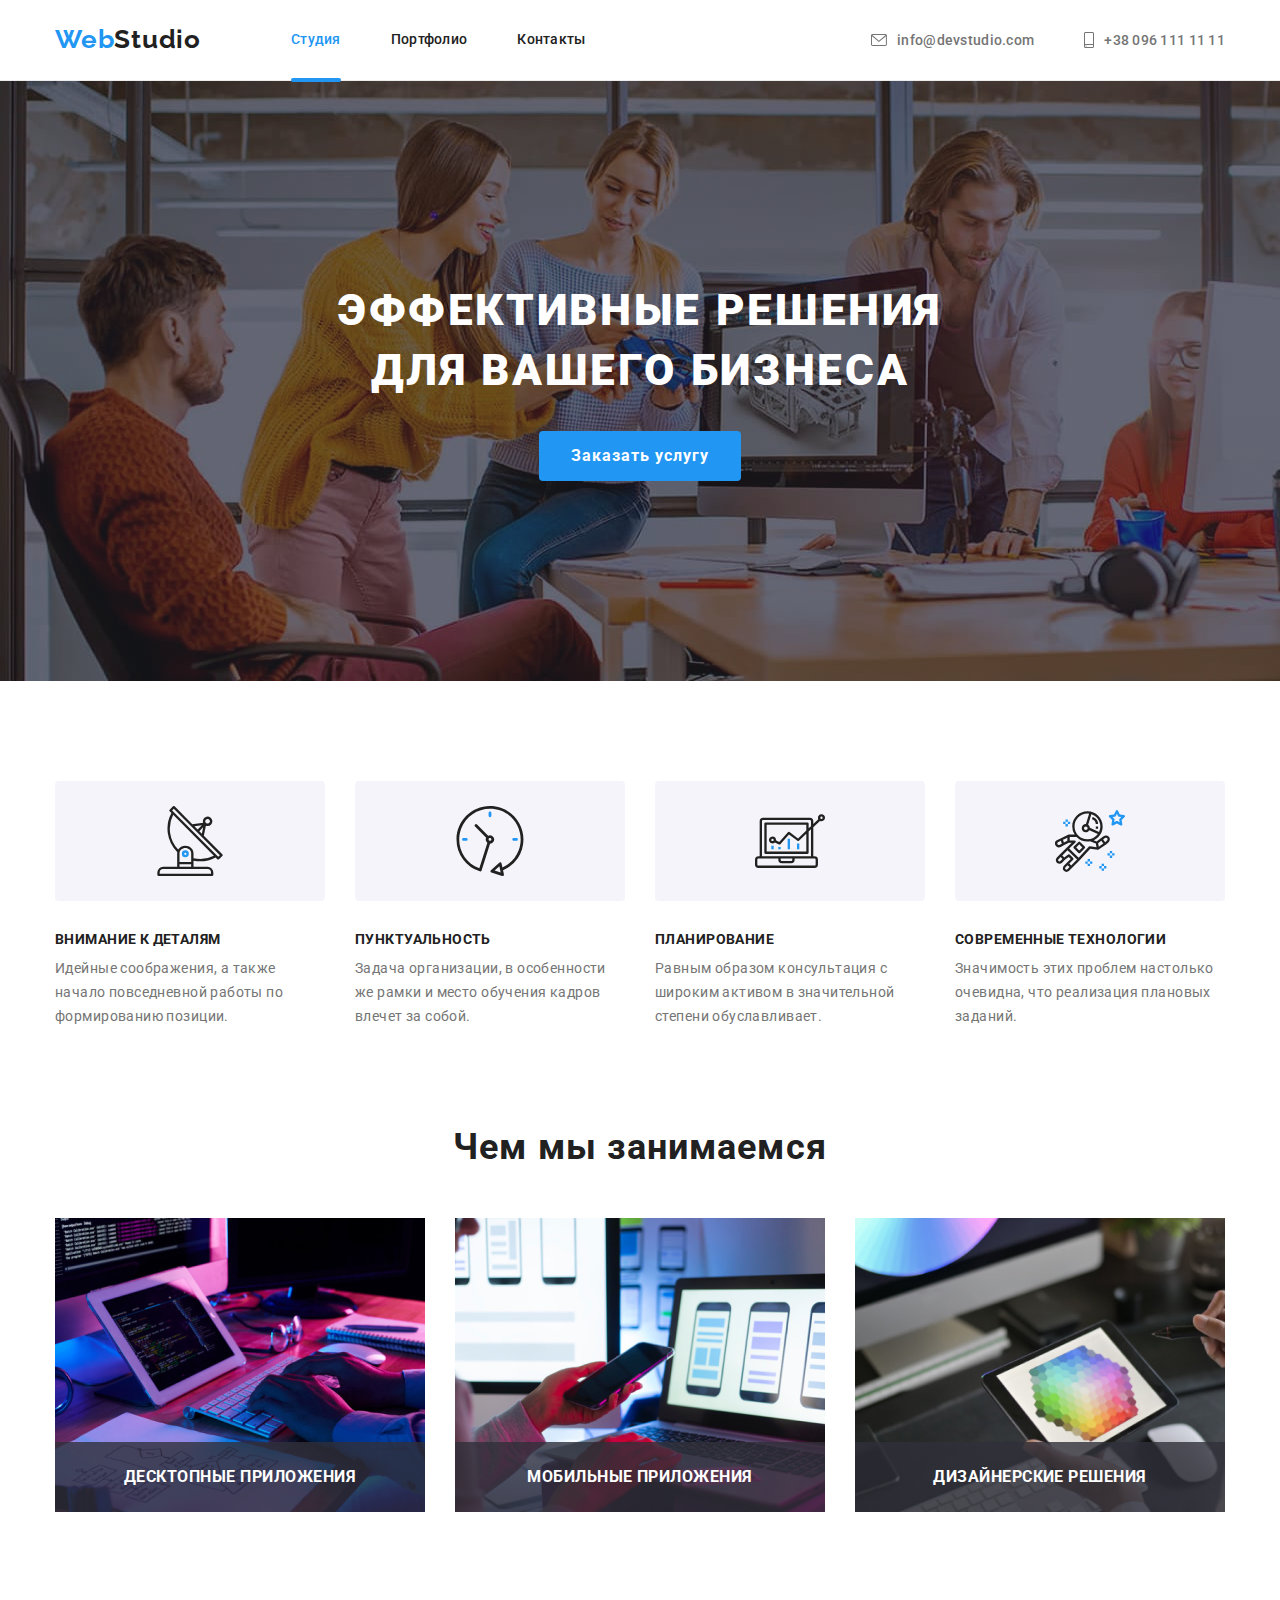
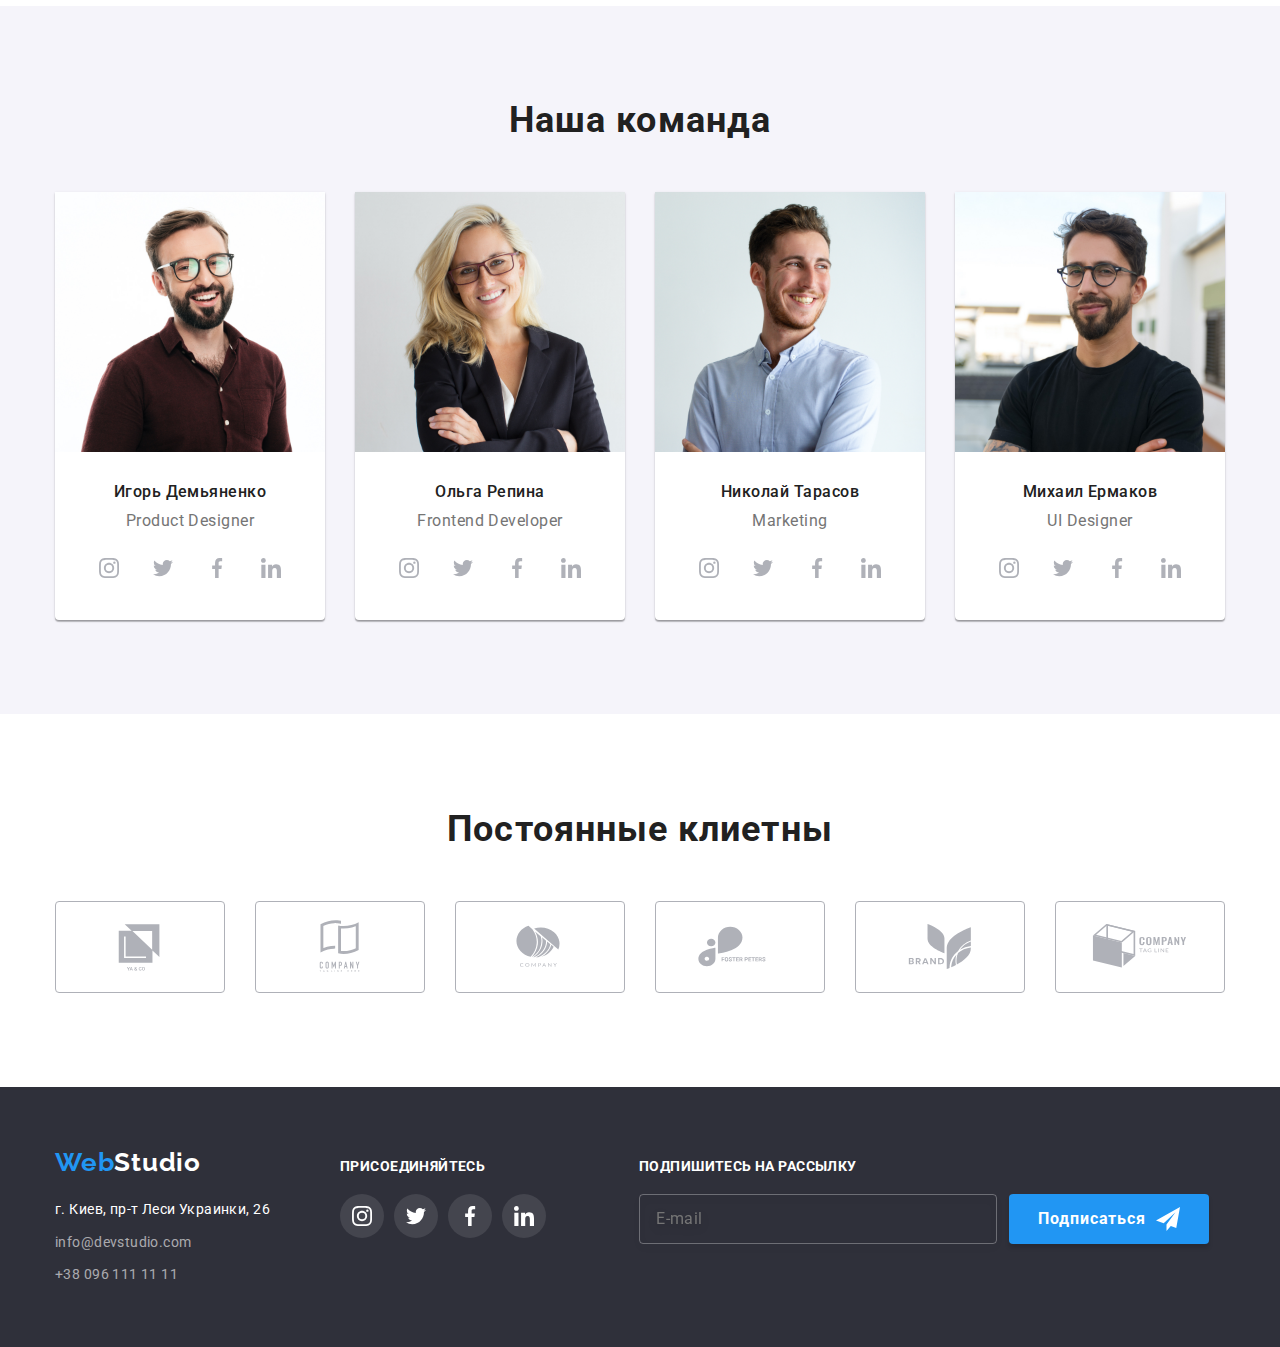
<file: index.html>
<!DOCTYPE html>
<html lang="ru">
  <head>
    <meta charset="UTF-8" />
    <meta http-equiv="X-UA-Compatible" content="IE=edge" />
    <meta name="viewport" content="width=device-width, initial-scale=1.0" />
    <title>WebStudio</title>
    <link rel="preconnect" href="https://fonts.googleapis.com" />
    <link rel="preconnect" href="https://fonts.gstatic.com" crossorigin />
    <link
      href="https://fonts.googleapis.com/css2?family=Raleway:wght@700&family=Roboto:wght@400;500;700;900&display=swap"
      rel="stylesheet"
    />
    <link
      rel="stylesheet"
      href="https://cdnjs.cloudflare.com/ajax/libs/modern-normalize/1.1.0/modern-normalize.min.css"
    />
    <link rel="stylesheet" href="./css/styles.css" />
  </head>

  <body>
    <!-- Header -->

    <header class="page-header">
      <nav>
        <div class="container">
          <a class="page-logo" href="./index.html"
            >Web<span class="logo-black">Studio</span>
          </a>
          <ul class="site-nav">
            <li>
              <a class="link-active" href="./index.html">Студия</a>
            </li>
            <li><a class="link" href="./portfolio.html">Портфолио</a></li>
            <li><a class="link" href="">Контакты</a></li>
          </ul>
          <ul class="contact">
            <li class="address-list">
              <a class="header-address-link" href="mailto:info@devstudio.com">
                <svg class="nav-mail" width="16px" height="12px">
                  <use
                    href="./images/icon/symbol-defs-main.svg#icon-envelope-hovermail"
                  ></use>
                </svg>
                info@devstudio.com
              </a>
            </li>
            <li class="address-list">
              <a class="header-address-link" href="tel:+380961111111">
                <svg class="nav-phone" width="10" height="16">
                  <use
                    href="./images/icon/symbol-defs-main.svg#icon-smartphonephone"
                  ></use>
                </svg>
                +38 096 111 11 11
              </a>
            </li>
          </ul>
        </div>
      </nav>
    </header>

    <main>
      <!-- Решения бизнеса -->
      <section class="solutions-section">
        <div class="container solution-block">
          <h1 class="solution-text">Эффективные решения для вашего бизнеса</h1>
          <button class="button solution" type="button" data-modal-open>
            Заказать услугу
          </button>
        </div>
        <div class="backdrop is-hidden" data-modal>
          <div class="modal">
            <form class="modal-form">
              <h2>Оставьте свои данные, мы вам перезвоним</h2>
              <ul class="form-list">
                <li class="form-field">
                  <label class="form-label" for="name">Имя</label>
                  <input
                    type="text"
                    class="modal-input"
                    name="name"
                    id="name"
                    placeholder=" "
                  />
                  <svg class="icon-modal" width="18" height="18">
                    <use
                      href="./images/icon/symbol-defs-main.svg#icon-person-black-18dp-1"
                    ></use>
                  </svg>
                </li>
                <li class="form-field">
                  <label class="form-label" for="phone">Телефон</label>
                  <input
                    type="tel"
                    class="modal-input"
                    name="phone"
                    id="phone"
                    placeholder=" "
                  />
                  <svg class="icon-modal" width="18" height="18">
                    <use
                      href="./images/icon/symbol-defs-main.svg#icon-phone-black-18dp-1"
                    ></use>
                  </svg>
                </li>
                <li class="form-field">
                  <label class="form-label" for="mail">Почта</label>
                  <input
                    type="email"
                    class="modal-input"
                    name="mail"
                    id="mail"
                    placeholder=" "
                  />
                  <svg class="icon-modal" width="18" height="18">
                    <use
                      href="./images/icon/symbol-defs-main.svg#icon-email-black-18dp-1"
                    ></use>
                  </svg>
                </li>
                <li class="form-field">
                  <label class="form-label" for="comment">Комментарий</label>
                  <textarea
                    class="comment"
                    name="comment"
                    rows="8"
                    id="comment"
                    placeholder="Введите текст"
                  ></textarea>
                </li>

                <li class="form-field">
                  <label class="policy-label">
                    <input
                      type="checkbox"
                      class="checkbox"
                      name="policy"
                      value="true"
                    />
                    <svg class="icon-modal-checkbox" width="16" height="15">
                      <use
                        href="./images/icon/symbol-defs-main.svg#icon-icon-check"
                      ></use>
                    </svg>
                    <span class="policy-text"
                      >Соглашаюсь с рассылкой и принимаю</span
                    >
                    <a href="" class="policy-link">Условия договора</a>
                  </label>
                </li>
              </ul>
              <button type="submit" class="modal-button-submit">
                Отправить
              </button>
            </form>
            <button class="modal-button" type="button" data-modal-close>
              <svg class="modal-close-icon" width="18" height="18">
                <use
                  href="./images/icon/symbol-defs-main.svg#icon-close-black-18dp-2-1"
                ></use>
              </svg>
            </button>
          </div>
        </div>
      </section>

      <!-- Особенности -->

      <section class="features-section">
        <div class="container">
          <h2 class="features">Особенности</h2>
          <ul class="features-set">
            <li class="features-list">
              <div class="features-svg">
                <svg class="features-icon" width="70" height="70">
                  <use
                    href="./images/icon/symbol-defs-main.svg#icon-antenna-1-3"
                  ></use>
                </svg>
              </div>
              <h3 class="features-title">Внимание к деталям</h3>
              <p class="featurestitle-text">
                Идейные соображения, а также начало повседневной работы по
                формированию позиции.
              </p>
            </li>
            <li class="features-list">
              <div class="features-svg">
                <svg class="features-icon" width="70" height="70">
                  <use
                    href="./images/icon/symbol-defs-main.svg#icon-clock-1-3"
                  ></use>
                </svg>
              </div>
              <h3 class="features-title">Пунктуальность</h3>
              <p class="featurestitle-text">
                Задача организации, в особенности же рамки и место обучения
                кадров влечет за собой.
              </p>
            </li>
            <li class="features-list">
              <div class="features-svg">
                <svg class="features-icon" width="70" height="70">
                  <use
                    href="./images/icon/symbol-defs-main.svg#icon-diagram-1-3"
                  ></use>
                </svg>
              </div>
              <h3 class="features-title">Планирование</h3>
              <p class="featurestitle-text">
                Равным образом консультация с широким активом в значительной
                степени обуславливает.
              </p>
            </li>
            <li class="features-list">
              <div class="features-svg">
                <svg class="features-icon" width="70" height="70">
                  <use
                    href="./images/icon/symbol-defs-main.svg#icon-astronaut-1-3"
                  ></use>
                </svg>
              </div>
              <h3 class="features-title">Современные технологии</h3>
              <p class="featurestitle-text">
                Значимость этих проблем настолько очевидна, что реализация
                плановых заданий.
              </p>
            </li>
          </ul>
        </div>
      </section>

      <!-- Деятельность -->

      <section class="activity-section">
        <div class="container">
          <h2 class="activity">Чем мы занимаемся</h2>
          <ul class="activity-img">
            <li>
              <div class="thumb">
                <img src="./images/img.jpg" alt="Пишем код" width="370" />
                <div class="activity-thumb">
                  <p class="activity-p">Десктопные приложения</p>
                </div>
              </div>
            </li>
            <li>
              <div class="thumb">
                <img src="./images/img-2.jpg" alt="Адаптируем" width="370" />
                <div class="activity-thumb">
                  <p class="activity-p">Мобильные приложения</p>
                </div>
              </div>
            </li>
            <li>
              <div class="thumb">
                <img src="./images/img-3.jpg" alt="Обновляем" width="370" />
                <div class="activity-thumb">
                  <p class="activity-p">Дизайнерские решения</p>
                </div>
              </div>
            </li>
          </ul>
        </div>
      </section>

      <!-- Команда -->

      <section class="team-section">
        <div class="container">
          <h2 class="team">Наша команда</h2>
          <ul class="team-members">
            <li class="main-member-list">
              <img
                class="photo-t"
                src="./images/igor.jpg"
                alt="Игорь"
                width="270"
              />
              <div class="name-pos">
                <h3 class="member-name">Игорь Демьяненко</h3>
                <p class="member-pos">Product Designer</p>
                <ul class="member-list">
                  <li class="member-list-item">
                    <a href="#" class="social-button-member">
                      <svg class="svg-member-icon" width="20" height="20">
                        <use
                          href="./images/icon/symbol-defs-main.svg#icon-instagram-2-2"
                        ></use>
                      </svg>
                    </a>
                  </li>
                  <li class="member-list-item">
                    <a href="#" class="social-button-member">
                      <svg class="svg-member-icon" width="20" height="20">
                        <use
                          href="./images/icon/symbol-defs-main.svg#icon-twitter-1-2"
                        ></use>
                      </svg>
                    </a>
                  </li>
                  <li class="member-list-item">
                    <a href="#" class="social-button-member">
                      <svg class="svg-member-icon" width="20" height="20">
                        <use
                          href="./images/icon/symbol-defs-main.svg#icon-facebook-1-2"
                        ></use>
                      </svg>
                    </a>
                  </li>
                  <li class="member-list-item">
                    <a href="#" class="social-button-member">
                      <svg class="svg-member-icon" width="20" height="20">
                        <use
                          href="./images/icon/symbol-defs-main.svg#icon-linkedin-1-2"
                        ></use>
                      </svg>
                    </a>
                  </li>
                </ul>
              </div>
            </li>
            <li class="main-member-list">
              <img
                class="photo-t"
                src="./images/olga.jpg"
                alt="Ольга"
                width="270"
              />
              <div class="name-pos">
                <h3 class="member-name">Ольга Репина</h3>
                <p class="member-pos">Frontend Developer</p>
                <ul class="member-list">
                  <li class="member-list-item">
                    <a href="#" class="social-button-member">
                      <svg class="svg-member-icon" width="20" height="20">
                        <use
                          href="./images/icon/symbol-defs-main.svg#icon-instagram-2-2"
                        ></use>
                      </svg>
                    </a>
                  </li>
                  <li class="member-list-item">
                    <a href="#" class="social-button-member">
                      <svg class="svg-member-icon" width="20" height="20">
                        <use
                          href="./images/icon/symbol-defs-main.svg#icon-twitter-1-2"
                        ></use>
                      </svg>
                    </a>
                  </li>
                  <li class="member-list-item">
                    <a href="#" class="social-button-member">
                      <svg class="svg-member-icon" width="20" height="20">
                        <use
                          href="./images/icon/symbol-defs-main.svg#icon-facebook-1-2"
                        ></use>
                      </svg>
                    </a>
                  </li>
                  <li class="member-list-item">
                    <a href="#" class="social-button-member">
                      <svg class="svg-member-icon" width="20" height="20">
                        <use
                          href="./images/icon/symbol-defs-main.svg#icon-linkedin-1-2"
                        ></use>
                      </svg>
                    </a>
                  </li>
                </ul>
              </div>
            </li>
            <li class="main-member-list">
              <img
                class="photo-t"
                src="./images/kolya.jpg"
                alt="Николай"
                width="270"
              />
              <div class="name-pos">
                <h3 class="member-name">Николай Тарасов</h3>
                <p class="member-pos">Marketing</p>
                <ul class="member-list">
                  <li class="member-list-item">
                    <a href="#" class="social-button-member">
                      <svg class="svg-member-icon" width="20" height="20">
                        <use
                          href="./images/icon/symbol-defs-main.svg#icon-instagram-2-2"
                        ></use>
                      </svg>
                    </a>
                  </li>
                  <li class="member-list-item">
                    <a href="#" class="social-button-member">
                      <svg class="svg-member-icon" width="20" height="20">
                        <use
                          href="./images/icon/symbol-defs-main.svg#icon-twitter-1-2"
                        ></use>
                      </svg>
                    </a>
                  </li>
                  <li class="member-list-item">
                    <a href="#" class="social-button-member">
                      <svg class="svg-member-icon" width="20" height="20">
                        <use
                          href="./images/icon/symbol-defs-main.svg#icon-facebook-1-2"
                        ></use>
                      </svg>
                    </a>
                  </li>
                  <li class="member-list-item">
                    <a href="#" class="social-button-member">
                      <svg class="svg-member-icon" width="20" height="20">
                        <use
                          href="./images/icon/symbol-defs-main.svg#icon-linkedin-1-2"
                        ></use>
                      </svg>
                    </a>
                  </li>
                </ul>
              </div>
            </li>
            <li class="main-member-list">
              <img
                class="photo-t"
                src="./images//misha.jpg"
                alt="Михаил"
                width="270"
              />
              <div class="name-pos">
                <h3 class="member-name">Михаил Ермаков</h3>
                <p class="member-pos">UI Designer</p>
                <ul class="member-list">
                  <li class="member-list-item">
                    <a href="#" class="social-button-member">
                      <svg class="svg-member-icon" width="20" height="20">
                        <use
                          href="./images/icon/symbol-defs-main.svg#icon-instagram-2-2"
                        ></use>
                      </svg>
                    </a>
                  </li>
                  <li class="member-list-item">
                    <a href="#" class="social-button-member">
                      <svg class="svg-member-icon" width="20" height="20">
                        <use
                          href="./images/icon/symbol-defs-main.svg#icon-twitter-1-2"
                        ></use>
                      </svg>
                    </a>
                  </li>
                  <li class="member-list-item">
                    <a href="#" class="social-button-member">
                      <svg class="svg-member-icon" width="20" height="20">
                        <use
                          href="./images/icon/symbol-defs-main.svg#icon-facebook-1-2"
                        ></use>
                      </svg>
                    </a>
                  </li>
                  <li class="member-list-item">
                    <a href="#" class="social-button-member">
                      <svg class="svg-member-icon" width="20" height="20">
                        <use
                          href="./images/icon/symbol-defs-main.svg#icon-linkedin-1-2"
                        ></use>
                      </svg>
                    </a>
                  </li>
                </ul>
              </div>
            </li>
          </ul>
        </div>
      </section>

      <!--Постоянные клиенты-->
      <section class="clients-sect">
        <div class="container">
          <h1>Постоянные клиетны</h1>
          <ul class="clients-list">
            <li class="list-item">
              <a href="#" class="clients-list-item">
                <svg class="clients-icon" width="106" height="60">
                  <use
                    href="./images/icon/symbol-defs-main.svg#icon-Logo"
                  ></use>
                </svg>
              </a>
            </li>

            <li class="list-item">
              <a href="#" class="clients-list-item">
                <svg class="clients-icon" width="106" height="60">
                  <use
                    href="./images/icon/symbol-defs-main.svg#icon-Logo2"
                  ></use>
                </svg>
              </a>
            </li>
            <li class="list-item">
              <a href="#" class="clients-list-item">
                <svg class="clients-icon" width="106" height="60">
                  <use
                    href="./images/icon/symbol-defs-main.svg#icon-Logo3"
                  ></use>
                </svg>
              </a>
            </li>
            <li class="list-item">
              <a href="#" class="clients-list-item">
                <svg class="clients-icon" width="84" height="41">
                  <use
                    href="./images/icon/symbol-defs-main.svg#icon-group4"
                  ></use>
                </svg>
              </a>
            </li>
            <li class="list-item">
              <a href="#" class="clients-list-item">
                <svg class="clients-icon" width="106" height="60">
                  <use
                    href="./images/icon/symbol-defs-main.svg#icon-Logo5"
                  ></use>
                </svg>
              </a>
            </li>
            <li class="list-item">
              <a href="#" class="clients-list-item">
                <svg class="clients-icon" width="106" height="60">
                  <use
                    href="./images/icon/symbol-defs-main.svg#icon-Logo6"
                  ></use>
                </svg>
              </a>
            </li>
          </ul>
        </div>
      </section>
    </main>

    <!-- Футер -->
    <footer class="page-footer">
      <div class="main-footer-cont container">
        <div class="logo-footer-container">
          <a href="./index.html" class="page-footer-logo"
            >Web<span class="footer-whitelogo">Studio</span></a
          >
          <address class="address-footer">
            <ul class="footer-block">
              <li>
                <a class="footer-map-link" href="https://bit.ly/3pXMvUd"
                  >г. Киев, пр-т Леси Украинки, 26</a
                >
              </li>
              <li>
                <a class="footer-address-link" href="mailto:info@devstudio.com"
                  >info@devstudio.com</a
                >
              </li>
              <li>
                <a class="footer-address-link" href="tel:+380961111111"
                  >+38 096 111 11 11</a
                >
              </li>
            </ul>
          </address>
        </div>
        <div class="footer-social">
          <h3>Присоединяйтесь</h3>
          <ul class="footer-link">
            <li class="footer-link-list">
              <a href="#" class="social-button">
                <svg class="svg-icon" width="20" height="20">
                  <use
                    href="./images/icon/symbol-defs-main.svg#icon-instagram-2-2"
                  ></use>
                </svg>
              </a>
            </li>
            <li class="footer-link-list">
              <a href="#" class="social-button">
                <svg class="svg-icon" width="20" height="20">
                  <use
                    href="./images/icon/symbol-defs-main.svg#icon-twitter-1-2"
                  ></use>
                </svg>
              </a>
            </li>
            <li class="footer-link-list">
              <a href="#" class="social-button">
                <svg class="svg-icon" width="20" height="20">
                  <use
                    href="./images/icon/symbol-defs-main.svg#icon-facebook-1-2"
                  ></use>
                </svg>
              </a>
            </li>
            <li class="footer-link-list">
              <a href="#" class="social-button">
                <svg class="svg-icon" width="20" height="20">
                  <use
                    href="./images/icon/symbol-defs-main.svg#icon-linkedin-1-2"
                  ></use>
                </svg>
              </a>
            </li>
          </ul>
        </div>
        <div class="destribution">
          <h3>Подпишитесь на рассылку</h3>
          <form class="footer-form">
            <input
              class="footer-input"
              type="email"
              name="email"
              placeholder="E-mail"
            />
            <button type="submit" class="destrib-button">
              Подписаться
              <svg width="24" height="24" class="destrib-button-icon">
                <use
                  href="./images/icon/symbol-defs-main.svg#icon-icon-sendtelegram"
                ></use>
              </svg>
            </button>
          </form>
        </div>
      </div>
    </footer>
    <script src="./js/modal.js"></script>
  </body>
</html>
</file>
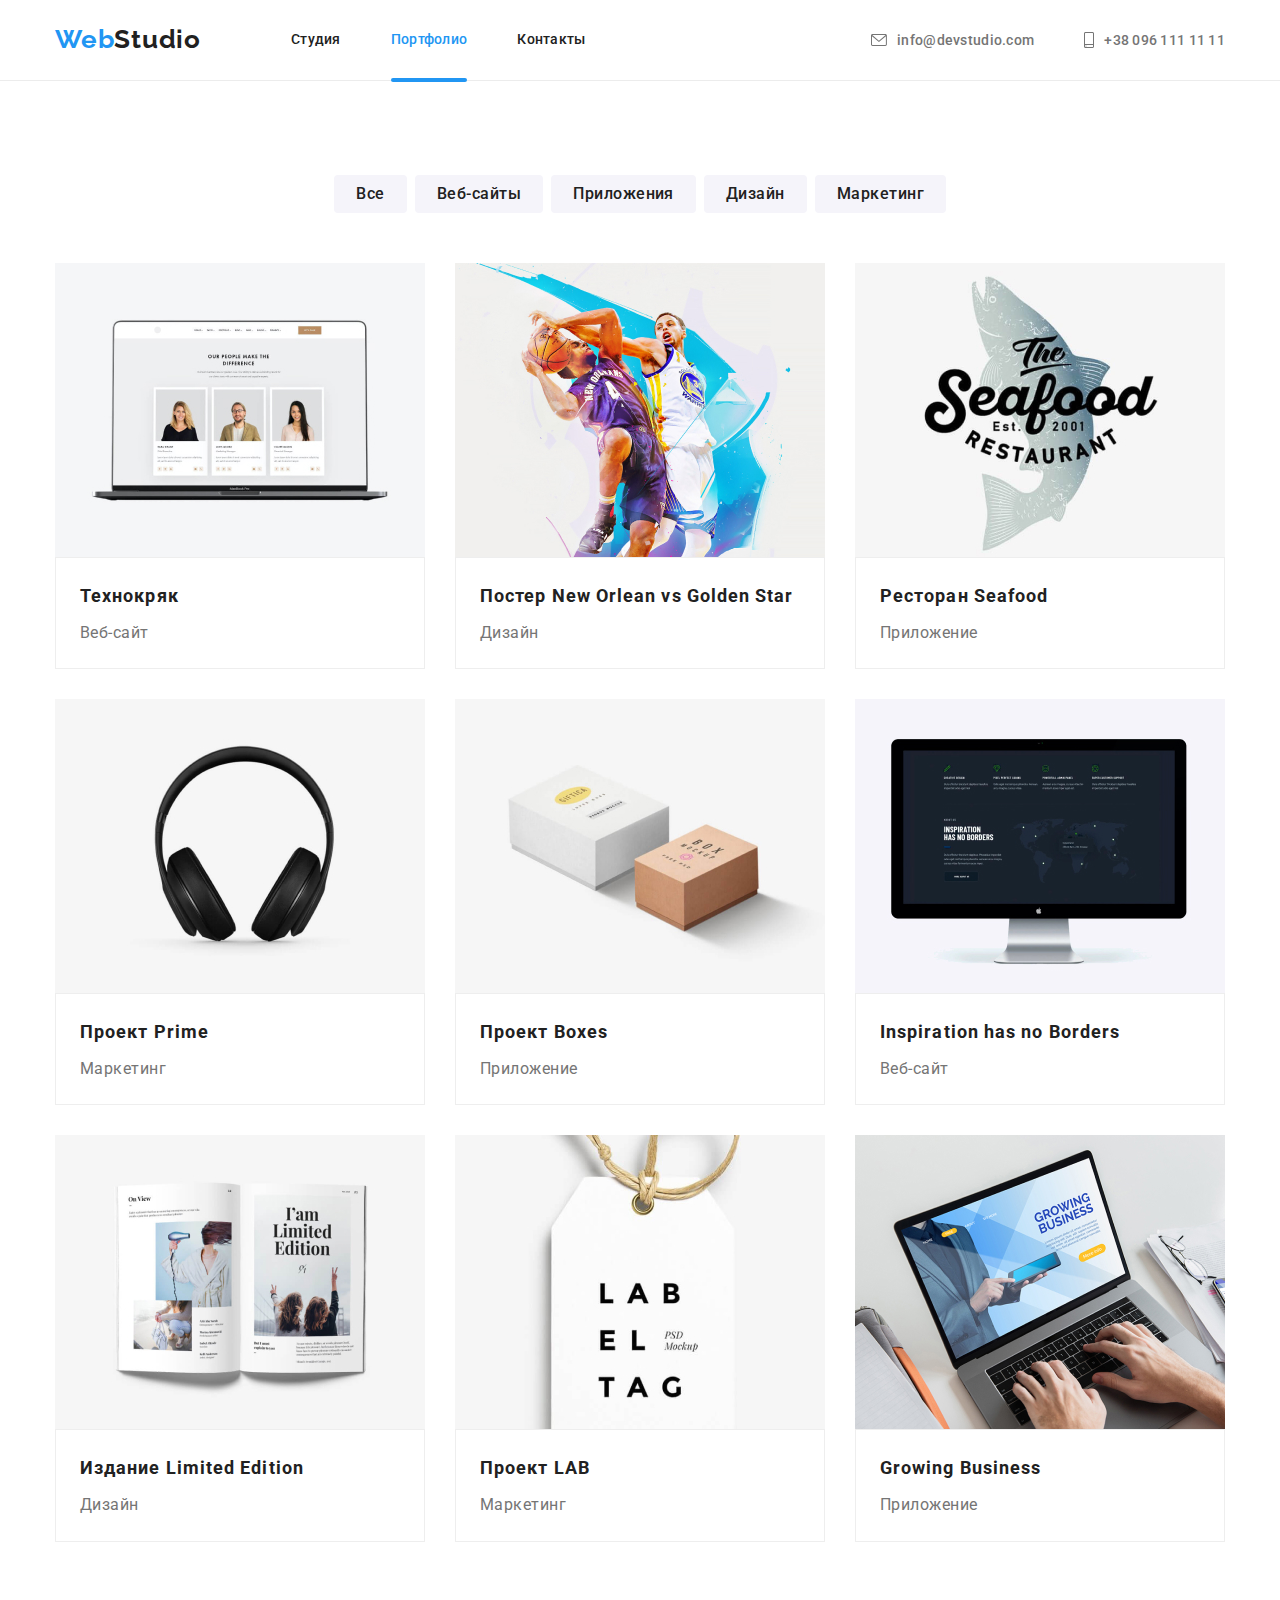
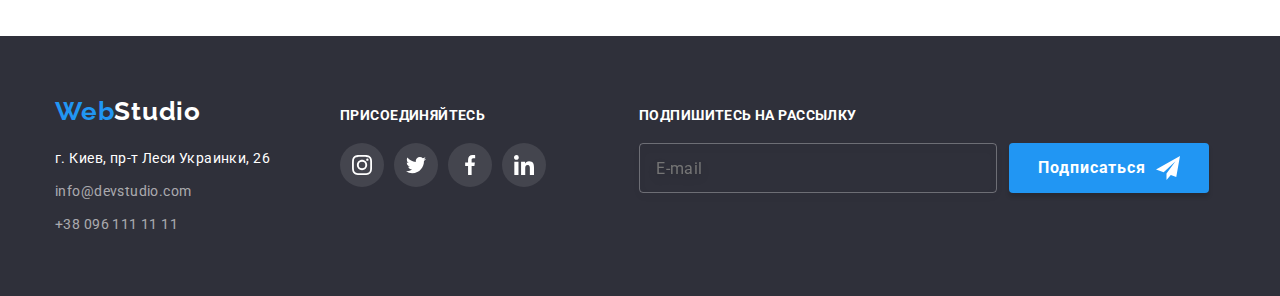
<file: portfolio.html>
<!DOCTYPE html>
<html lang="ru">
  <head>
    <meta charset="UTF-8" />
    <meta http-equiv="X-UA-Compatible" content="IE=edge" />
    <meta name="viewport" content="width=device-width, initial-scale=1.0" />
    <title>WebStudio</title>
    <link rel="preconnect" href="https://fonts.googleapis.com" />
    <link rel="preconnect" href="https://fonts.gstatic.com" crossorigin />
    <link
      href="https://fonts.googleapis.com/css2?family=Raleway:wght@700&family=Roboto:wght@400;500;700;900&display=swap"
      rel="stylesheet"
    />
    <link
      rel="stylesheet"
      href="https://cdnjs.cloudflare.com/ajax/libs/modern-normalize/1.1.0/modern-normalize.min.css"
    />
    <link rel="stylesheet" href="./css/styles.css" />
  </head>

  <body>
    <!-- Header -->
    <header class="page-header">
      <nav>
        <div class="container">
          <a class="page-logo" href="./index.html"
            >Web<span class="logo-black">Studio</span>
          </a>
          <ul class="site-nav">
            <li><a class="link" href="./index.html">Студия</a></li>
            <li>
              <a class="link-active" href="./portfolio.html">Портфолио</a>
            </li>
            <li><a class="link" href="">Контакты</a></li>
          </ul>
          <ul class="contact">
            <li class="address-list">
              <a class="header-address-link" href="mailto:info@devstudio.com">
                <svg class="nav-mail" width="16px" height="12px">
                  <use
                    href="./images/icon/symbol-defs-main.svg#icon-envelope-hovermail"
                  ></use>
                </svg>
                info@devstudio.com
              </a>
            </li>
            <li class="address-list">
              <a class="header-address-link" href="tel:+380961111111">
                <svg class="nav-phone" width="10" height="16">
                  <use
                    href="./images/icon/symbol-defs-main.svg#icon-smartphonephone"
                  ></use>
                </svg>
                +38 096 111 11 11
              </a>
            </li>
          </ul>
        </div>
      </nav>
    </header>

    <main>
      <section class="worklist-sect">
        <h1 class="worklist">Наши работы</h1>
        <div class="container">
          <ul class="button-panel">
            <li>
              <button type="button" class="button-secondary">Все</button>
            </li>
            <li>
              <button type="button" class="button-secondary">Веб-сайты</button>
            </li>
            <li>
              <button type="button" class="button-secondary">Приложения</button>
            </li>
            <li>
              <button type="button" class="button-secondary">Дизайн</button>
            </li>
            <li>
              <button type="button" class="button-secondary">Маркетинг</button>
            </li>
          </ul>
          <ul class="photo-list">
            <li class="portf-link">
              <a href="" class="img-box">
                <div class="portf-thumb">
                  <img src="./images/img-8.jpg" alt="Ноутбук" width="370" />
                  <div class="portf-thumb-hov">
                    <p class="portf-p">
                      Ресурс предлагает комплексные предложения с разным уровнем
                      функционала и сервисов. Все это позволит посетителю
                      получить исчерпывающие сведения <br />
                      о компании или частном лице.
                    </p>
                  </div>
                </div>
                <div class="ph-bord">
                  <h2 class="title">Технокряк</h2>
                  <p class="title-text">Веб-сайт</p>
                </div>
              </a>
            </li>
            <li class="portf-link">
              <a href="" class="img-box">
                <div class="portf-thumb">
                  <img
                    src="./images/img-9.jpg"
                    alt="баскетбольная игра"
                    width="370"
                  />
                  <div class="portf-thumb-hov">
                    <p class="portf-p">
                      Ресурс предлагает комплексные предложения с разным уровнем
                      функционала и сервисов. Все это позволит посетителю
                      получить исчерпывающие сведения <br />
                      о компании или частном лице.
                    </p>
                  </div>
                </div>
                <div class="ph-bord">
                  <h2 class="title">Постер New Orlean vs Golden Star</h2>
                  <p class="title-text">Дизайн</p>
                </div>
              </a>
            </li>
            <li class="portf-link">
              <a href="" class="img-box">
                <div class="portf-thumb">
                  <img
                    src="./images/img-10.jpg"
                    alt="лого ресторана"
                    width="370"
                  />
                  <div class="portf-thumb-hov">
                    <p class="portf-p">
                      Ресурс предлагает комплексные предложения с разным уровнем
                      функционала и сервисов. Все это позволит посетителю
                      получить исчерпывающие сведения <br />
                      о компании или частном лице.
                    </p>
                  </div>
                </div>
                <div class="ph-bord">
                  <h2 class="title">Ресторан Seafood</h2>
                  <p class="title-text">Приложение</p>
                </div>
              </a>
            </li>
            <li class="portf-link">
              <a href="" class="img-box">
                <div class="portf-thumb">
                  <img src="./images/img-11.jpg" alt="наушники" width="370" />
                  <div class="portf-thumb-hov">
                    <p class="portf-p">
                      Ресурс предлагает комплексные предложения с разным уровнем
                      функционала и сервисов. Все это позволит посетителю
                      получить исчерпывающие сведения <br />
                      о компании или частном лице.
                    </p>
                  </div>
                </div>
                <div class="ph-bord">
                  <h2 class="title">Проект Prime</h2>
                  <p class="title-text">Маркетинг</p>
                </div>
              </a>
            </li>
            <li class="portf-link">
              <a href="" class="img-box">
                <div class="portf-thumb">
                  <img src="./images/img-12.jpg" alt="коробки" width="370" />
                  <div class="portf-thumb-hov">
                    <p class="portf-p">
                      Ресурс предлагает комплексные предложения с разным уровнем
                      функционала и сервисов. Все это позволит посетителю
                      получить исчерпывающие сведения <br />
                      о компании или частном лице.
                    </p>
                  </div>
                </div>
                <div class="ph-bord">
                  <h2 class="title">Проект Boxes</h2>
                  <p class="title-text">Приложение</p>
                </div>
              </a>
            </li>
            <li class="portf-link">
              <a href="" class="img-box">
                <div class="portf-thumb">
                  <img src="./images/img-13.jpg" alt="компьютер" width="370" />
                  <div class="portf-thumb-hov">
                    <p class="portf-p">
                      Ресурс предлагает комплексные предложения с разным уровнем
                      функционала и сервисов. Все это позволит посетителю
                      получить исчерпывающие сведения <br />
                      о компании или частном лице.
                    </p>
                  </div>
                </div>
                <div class="ph-bord">
                  <h2 class="title">Inspiration has no Borders</h2>
                  <p class="title-text">Веб-сайт</p>
                </div>
              </a>
            </li>
            <li class="portf-link">
              <a href="" class="img-box">
                <div class="portf-thumb">
                  <img src="./images/img-14.jpg" alt="Журнал" width="370" />
                  <div class="portf-thumb-hov">
                    <p class="portf-p">
                      Ресурс предлагает комплексные предложения с разным уровнем
                      функционала и сервисов. Все это позволит посетителю
                      получить исчерпывающие сведения <br />
                      о компании или частном лице.
                    </p>
                  </div>
                </div>
                <div class="ph-bord">
                  <h2 class="title">Издание Limited Edition</h2>
                  <p class="title-text">Дизайн</p>
                </div>
              </a>
            </li>
            <li class="portf-link">
              <a href="" class="img-box">
                <div class="portf-thumb">
                  <img src="./images/img-15.jpg" alt="Бирка" width="370" />
                  <div class="portf-thumb-hov">
                    <p class="portf-p">
                      Ресурс предлагает комплексные предложения с разным уровнем
                      функционала и сервисов. Все это позволит посетителю
                      получить исчерпывающие сведения <br />
                      о компании или частном лице.
                    </p>
                  </div>
                </div>
                <div class="ph-bord">
                  <h2 class="title">Проект LAB</h2>
                  <p class="title-text">Маркетинг</p>
                </div>
              </a>
            </li>
            <li class="portf-link">
              <a href="" class="img-box">
                <div class="portf-thumb">
                  <img src="./images/img-16.jpg" alt="ноутбук" width="370" />
                  <div class="portf-thumb-hov">
                    <p class="portf-p">
                      Ресурс предлагает комплексные предложения с разным уровнем
                      функционала и сервисов. Все это позволит посетителю
                      получить исчерпывающие сведения <br />
                      о компании или частном лице.
                    </p>
                  </div>
                </div>
                <div class="ph-bord">
                  <h2 class="title">Growing Business</h2>
                  <p class="title-text">Приложение</p>
                </div>
              </a>
            </li>
          </ul>
        </div>
      </section>
    </main>
    <footer class="page-footer">
      <div class="main-footer-cont container">
        <div class="logo-footer-container">
          <a href="./index.html" class="page-footer-logo"
            >Web<span class="footer-whitelogo">Studio</span></a
          >
          <address class="address-footer">
            <ul class="footer-block">
              <li>
                <a class="footer-map-link" href="https://bit.ly/3pXMvUd"
                  >г. Киев, пр-т Леси Украинки, 26</a
                >
              </li>
              <li>
                <a class="footer-address-link" href="mailto:info@devstudio.com"
                  >info@devstudio.com</a
                >
              </li>
              <li>
                <a class="footer-address-link" href="tel:+380961111111"
                  >+38 096 111 11 11</a
                >
              </li>
            </ul>
          </address>
        </div>
        <div class="footer-social">
          <h3>Присоединяйтесь</h3>
          <ul class="footer-link">
            <li class="footer-link-list">
              <a href="#" class="social-button">
                <svg class="svg-icon" width="20" height="20">
                  <use
                    href="./images/icon/symbol-defs-main.svg#icon-instagram-2-2"
                  ></use>
                </svg>
              </a>
            </li>
            <li class="footer-link-list">
              <a href="#" class="social-button">
                <svg class="svg-icon" width="20" height="20">
                  <use
                    href="./images/icon/symbol-defs-main.svg#icon-twitter-1-2"
                  ></use>
                </svg>
              </a>
            </li>
            <li class="footer-link-list">
              <a href="#" class="social-button">
                <svg class="svg-icon" width="20" height="20">
                  <use
                    href="./images/icon/symbol-defs-main.svg#icon-facebook-1-2"
                  ></use>
                </svg>
              </a>
            </li>
            <li class="footer-link-list">
              <a href="#" class="social-button">
                <svg class="svg-icon" width="20" height="20">
                  <use
                    href="./images/icon/symbol-defs-main.svg#icon-linkedin-1-2"
                  ></use>
                </svg>
              </a>
            </li>
          </ul>
        </div>
        <div class="destribution">
          <h3>Подпишитесь на рассылку</h3>
          <form class="footer-form">
            <input
              class="footer-input"
              type="email"
              name="email"
              class="footer-email-form"
              placeholder="E-mail"
            />
            <button type="submit" class="destrib-button">
              Подписаться
              <svg width="24" height="24" class="destrib-button-icon">
                <use
                  href="./images/icon/symbol-defs-main.svg#icon-icon-sendtelegram"
                ></use>
              </svg>
            </button>
          </form>
        </div>
      </div>
    </footer>
  </body>
</html>
</file>
<file: css/styles.css>
:root {
    --primary-color: #757575;
    --secondory-color: #212121;
    --accent-color: #2196F3;
    --white-color: #FFFFFF;
    --background-color: ##E5E5E5;
    --transition: 250ms cubic-bezier(0.4, 0, 0.2, 1);

}

/* BODY */
body {
    font-family: 'Roboto', sans-serif;
    font-weight: 400;
    background-color: var(--background-color);
    font-style: normal;
    text-decoration: none;
    color: var(--white-color);
    margin: auto;
}


h1,
h2,
h3,
h4,
h5,
h6,
p,
ul {
    margin: 0;
}

button {
    font-family: inherit;
}

.container {

    width: 1200px;
    padding-left: 15px;
    padding-right: 15px;
    margin: 0 auto;
}


a {
    text-decoration: none;
}

.site-nav .link:hover,
.site-nav .link:focus {
    color: var(--accent-color);
}

.site-nav .link-active {
    color: var(--accent-color)
}

.header-address-link:hover,
.header-address-link:focus {
    fill: var(--accent-color);
    color: var(--accent-color);
}

/* убирает маркеры */
li {
    list-style: none;
}

.link-active {
    color: var(--accent-color);
}

.link,
.link-active {
    position: relative;
    color: inherit;
    display: block;
    padding-top: 32px;
    padding-bottom: 32px;
    font-weight: 500;
    font-size: 14px;
    line-height: 1.14;
    letter-spacing: 0.02em;
    transition: color var(--transition);
}

.link-active::after {
    content: '';
    position: absolute;
    display: block;
    width: 100%;
    height: 4px;
    border-radius: 2px;
    background-color: #2196F3;
    transform: translateY(30px);



}

/* header */
header {
    border-bottom: 1px solid #ECECEC;
}

header .container {
    display: flex;
    align-items: center;
}

.site-nav {
    display: flex;
    margin: 0;
    padding: 0;
}

.site-nav li {
    margin-left: 50px;
}

.contact li {
    margin-left: 50px;
}

.site-nav li:first-child {
    margin-left: 0;
}

.contact {
    display: flex;
    margin-left: auto;
}


.page-logo {
    font-family: 'Raleway';
    font-weight: 700;
    font-size: 26px;
    line-height: 1.2;
    letter-spacing: 0.03em;
    color: var(--accent-color);
    text-decoration: none;
    margin-right: 90px;

}

.logo-black {
    color: var(--secondory-color);
}

.page-footer {
    color: var(--white-color);
}

.page-header {
    color: var(--secondory-color);
    font-weight: 500;
    font-size: 14px;
    line-height: 1.15;
    letter-spacing: 0.02em;
    list-style: none;
    background-color: var(--white-color);
}


.header-address-link {
    color: var(--primary-color);
    display: flex;
    align-items: center;
    fill: var(--primary-color);
    padding-top: 32px;
    padding-bottom: 32px;
    transition: color var(--transition), fill var(--transition);
}

.address-list {
    margin: 0;
    padding: 0;
    display: flex;
    align-items: center;

}

.nav-mail {
    margin-right: 10px;

}

.nav-phone {
    margin-right: 10px;

}


/* SOLUTIONS */
.solutions-section {
    background-color: #2F303A;
    height: 600px;
    max-width: 1600px;
    margin-left: auto;
    margin-right: auto;
    padding: 200px 0;
    background-image: linear-gradient(to right, rgba(47, 48, 58, 0.4), rgba(47, 48, 58, 0.4)),
        url(../images/bgim.jpg);
    background-repeat: no-repeat;
}

.solution-block {
    text-align: center;
}

.solution-text {
    font-weight: 900;
    color: var(--white-color);
    font-size: 44px;
    line-height: 1.36;
    text-align: center;
    letter-spacing: 0.06em;
    text-transform: uppercase;
    width: 700px;
    height: 120px;
    margin-left: auto;
    margin-right: auto;

}

.button.solution {
    font-weight: 700;
    font-size: 16px;
    line-height: 1.88;
    text-align: center;
    letter-spacing: 0.06em;
    background-color: var(--accent-color);
    color: var(--white-color);
    margin-top: 30px;
    min-width: 200px;
    display: inline-block;
    border-radius: 4px;
    padding: 10px 32px;
    border: 0;
    cursor: pointer;
    transition: background-color var(--transition);

}

.button.solution:hover,
.button.solution:focus {
    box-shadow: 0px 4px 4px rgba(0, 0, 0, 0.15);
    background: #188CE8;
}

/* MODAl */
.backdrop {
    position: fixed;
    top: 0;
    left: 0;
    background-color: rgba(0, 0, 0, 0.2);
    width: 100%;
    height: 100%;
    transition: opacity var(--transition);
    z-index: 2;

}

.backdrop.is-hidden {
    opacity: 0;
    pointer-events: none;
}

.modal {
    position: absolute;
    top: 50%;
    left: 50%;
    transform: translate(-50%, -50%);
    width: 528px;
    height: 581px;
    background-color: var(--white-color);
    transition: transform var(--transition);
}

.modal-button {
    display: flex;
    justify-content: center;
    align-items: center;
    position: absolute;
    top: 8px;
    right: 8px;
    padding: 0;
    background-color: #FFFFFF;
    border: 1px solid rgba(0, 0, 0, 0.1);
    border-radius: 50%;
    text-align: center;
    width: 30px;
    height: 30px;
    fill: #000;
    transition-duration: 250ms;
    transition-timing-function: linear;

}

.modal-button:hover {
    fill: var(--accent-color);
    cursor: pointer;
}

.modal-close-icon {
    margin: 0;
    padding: 0;

}

.modal-form {
    display: flex;
    flex-direction: column;
    width: 448px;
    margin-left: auto;
    margin-right: auto;
}

.modal h2 {
    font-weight: 700;
    font-size: 20px;
    line-height: 1.15;
    text-align: center;
    letter-spacing: 0.03em;
    color: #212121;
    margin-left: auto;
    margin-right: auto;
    margin-top: 40px;
    margin-bottom: 12px;

}

.form-list {
    margin: 0;
    padding: 0;

}

.form-field {
    display: flex;
    position: relative;
    flex-direction: column;
    margin-bottom: 10px;
}


.form-label {
    margin-bottom: 4px;
    font-style: normal;
    font-weight: 400;
    font-size: 12px;
    line-height: 1.14;
    letter-spacing: 0.01em;
    color: var(--primary-color);

}

.form-field:focus-within>.icon-modal {
    fill: var(--accent-color);
}


.modal-input {
    width: 448px;
    height: 40px;
    margin: 0;
    padding: 0px 11px 0px 42px;
    outline: none;
    border: 1px solid rgba(33, 33, 33, 0.2);
    border-radius: 4px;
    transition: border-color var(--transition);
}

.icon-modal {
    position: absolute;
    top: 65%;
    left: 14px;
    transform: translateY(-50%);
    fill: var(--secondory-color);
    display: inline-block;
    transition: fill var(--transition);
}

.modal-label {
    position: absolute;
    top: 0;
    left: 0;
    font-weight: 400;
    font-size: 12px;
    line-height: 1.17;
    letter-spacing: 0.01em;
    color: var(--primary-color);

}

.modal-input:focus {
    border-color: var(--accent-color);
}

.comment {
    width: 100%;
    height: 120px;
    outline: none;
    resize: none;
    border: 1px solid rgba(33, 33, 33, 0.2);
    border-radius: 4px;
    padding: 12px 16px;
    font-style: normal;
    font-weight: 400;
    font-size: 14px;
    line-height: 1.14;
    letter-spacing: 0.01em;
    transition: border-color var(--transition);
}

.comment:focus {
    border-color: var(--accent-color);
}


.policy-label {
    display: flex;
    align-items: center;
    margin-left: 7px;
    font-style: normal;
    font-weight: 400;
    font-size: 14px;
    line-height: 1.71;
    letter-spacing: 0.03em;
    color: var(--primary-color);
}

.checkbox {
    position: absolute;
    width: 1px;
    height: 1px;
    margin: -1px;
    border: 0;
    padding: 0;
    clip: rect(0 0 0 0);
    overflow: hidden;
}

.icon-modal-checkbox {
    display: block;
    content: '';
    margin-right: 7px;
    border: 1px solid #2a2a2a;
    border-radius: 2px;
    transition: border-color var(--transition),
        background-color var(--transition);
}

.checkbox:focus+.icon-modal-checkbox {
    border-color: var(--accent-color);
}

.checkbox:checked+.icon-modal-checkbox {
    background-size: contain;
    background-origin: border-box;
    border-color: var(--accent-color);
    background-color: var(--accent-color);
}

.policy-link {
    margin-left: 5px;
    font-style: normal;
    font-weight: 400;
    font-size: 14px;
    line-height: 1.71;
    letter-spacing: 0.03em;
    text-decoration-line: underline;
    color: var(--accent-color);
}

.form-field:last-child {
    margin-bottom: 30px;
}


.modal-button-submit {
    min-width: 200px;
    min-height: 50px;
    margin: 0 auto;
    padding: 10px;
    font-family: Roboto;
    font-style: normal;
    font-weight: 700;
    font-size: 16px;
    line-height: 1.88;
    text-align: center;
    letter-spacing: 0.06em;
    background-color: var(--accent-color);
    color: var(--primary-white-color);
    border: 0;
    box-shadow: 0px 4px 4px rgba(0, 0, 0, 0.15);
    border-radius: 4px;
    transition: background-color var(--transition);
    cursor: pointer;
}

.modal-button-submit:hover,
.modal-button-submit:focus {
    background-color: rgba(24, 140, 232, 1);
}




/* FEATURES */

/* визуално прячет заголовок */
.features {
    position: absolute;
    width: 1px;
    height: 1px;
    margin: -1px;
    border: 0;
    padding: 0;
    white-space: nowrap;
    clip-path: inset(100%);
    clip: rect(0 0 0 0);
    overflow: hidden;
}


.features h3 {
    font-weight: 700;
    font-size: 14px;
    line-height: 1.15;
    letter-spacing: 0.03em;
    text-transform: uppercase;
    color: (var(--secondory-color));
    text-align: center;
}

.features-title {
    text-transform: uppercase;
    margin: 0;
    padding: 0;
    margin-bottom: 10px;
    font-size: 14px;
    line-height: 1.15;
    letter-spacing: 0.03em;
}

h3 {
    color: var(--secondory-color);
}

.features-section {
    display: flex;
    justify-content: center;
    margin: 0;
    padding-top: 100px;
}

.features-set li {
    width: 270px;
}

.features-set li+li {
    margin-left: 30px;

}

.features-set {
    display: flex;
    margin: 0;
    padding: 0;
    justify-content: space-between;
}

.features-svg {
    display: flex;
    width: 270px;
    height: 120px;
    background-color: #F5F4FA;
    justify-content: center;
    align-items: center;
    margin-bottom: 30px;
    border-radius: 4px;
}

.features-list h2 {
    margin-top: 0;
    font-size: 20px;
}

.features-list p {
    margin: 0;
}


.featurestitle-text {
    width: 270px;
    height: 75px;
    color: var(--primary-color);
    margin: 0;
    padding: 0;
    font-size: 14px;
    line-height: 1.7;
    letter-spacing: 0.03em;
}

/* ACTIVITY */
.activity-section {
    display: flex;
    padding-bottom: 94px;
    padding-top: 94px;

}

.activity {
    font-weight: 700;
    font-size: 36px;
    margin: 0;
    padding: 0;
    line-height: 1.17;
    text-align: center;
    letter-spacing: 0.03em;
    color: var(--secondory-color);
    margin-bottom: 50px;

}

.activity-img {
    display: flex;
    justify-content: space-between;
    margin: 0;
    padding: 0;

}

.activitu img {
    display: block;
}

.thumb {
    position: relative;
    display: flex;

}

.activity-thumb {
    position: absolute;
    background-color: rgba(47, 48, 58, 0.8);
    display: flex;
    justify-content: center;
    width: 370px;
    bottom: 0;
    height: 70px;
    align-items: center;


}

.activity-p {
    font-family: inherit;
    font-weight: 700;
    font-size: 16px;
    line-height: 1.14;
    letter-spacing: 0.03em;
    text-transform: uppercase;
    color: var(--white-color);
    text-align: center;

}

/* TEAM */

.team-section {
    font-weight: 700;
    font-size: 36px;
    line-height: 1.5;
    text-align: center;
    letter-spacing: 0.03em;
    padding-top: 94px;
    padding-bottom: 94px;
    background-color: #F5F4FA;

}

.team {
    margin-top: 0;
    margin-bottom: 50px;
    font-weight: 700;
    font-size: 36px;
    line-height: 1.16;
    text-align: center;
    letter-spacing: 0.03em;
    color: var(--secondory-color);
}

.team-members {
    display: flex;
    justify-content: space-between;
    margin: 0;
    padding: 0;
}

.photo-t {
    display: block;
    margin: 0;
    padding: 0;
}

.team-members .main-member-list {
    box-shadow: 0px 1px 3px rgba(0, 0, 0, 0.12),
        0px 1px 1px rgba(0, 0, 0, 0.14),
        0px 2px 1px rgba(0, 0, 0, 0.2);
    border-radius: 0px 0px 4px 4px;
    background-color: var(--white-color);
}

.team-members h3 {
    margin-bottom: 10px;
}

.team .member-pos {
    text-align: center;
    background-color: #F5F4FA;
}

.member-name {
    font-weight: 500;
    font-size: 16px;
    line-height: 1.2;
    letter-spacing: 0.03em;
    text-align: center;
    margin: 0;
    justify-content: space-between;
    list-style: none;
    color: var(--secondory-color);
}

.member-pos {
    margin: 0 0 16px 0;
    padding: 0;
    font-weight: 400;
    font-size: 16px;
    line-height: 1.2;
    text-align: center;
    letter-spacing: 0.03em;
    color: var(--primary-color);
}

.name-pos {
    padding-top: 30px;
    padding-bottom: 30px;

}

.member-social {
    margin-left: 30px;
    margin-right: 30px;
    margin-bottom: 30px;
    margin-top: 20px;
    color: var(--primary-color);


}

.social-button-member {
    display: flex;
    width: 44px;
    height: 44px;
    padding: 0;
    border-radius: 50%;
    border: none;
    align-items: center;
    justify-content: center;
    fill: #AFB1B8;
    background-color: transparent;
    transition: background-color var(--transition),
        fill var(--transition);
}


.social-button-member:hover,
.social-button-member:focus {
    background-color: var(--accent-color);
    fill: var(--white-color);
}

.member-list {
    display: flex;
    justify-content: center;
    padding: 0;

}

.member-list-item {
    padding: 0;

}

.member-list-item:not(:last-child) {
    margin-right: 10px;
}

/* Clients Section */
.clients-sect {
    display: flex;
    padding-top: 94px;
    padding-bottom: 94px;
}

.clients-sect h1 {
    font-family: inherit;
    font-weight: 700;
    font-size: 36px;
    line-height: 1.17;
    letter-spacing: 0.03em;
    color: #212121;
    text-align: center;
    margin-bottom: 50px;
}

.clients-list {
    display: flex;
    justify-content: center;
    padding-left: 0;

}

.clients-list-item {
    display: flex;
    width: 170px;
    height: 92px;
    border: 1px solid #AFB1B8;
    border-radius: 4px;
    justify-content: center;
    align-items: center;
    fill: #AFB1B8;
    transition: border var(--transition), color var(--transition);
    color: #AFB1B8;
}

.list-item:not(:last-child) {
    margin-right: 30px;
}

.clients-list-item:hover,
.clients-list-item:focus {
    fill: var(--accent-color);
    color: var(--accent-color);
    border: 1px solid var(--accent-color);
}


.clients-icon {
    fill: currentColor;
}

/* FOOTER */
.page-footer {
    background-color: #2F303A;
    padding-top: 60px;
    padding-bottom: 60px;
    text-decoration: none;
}

.page-footer-logo {
    font-family: 'Raleway';
    font-weight: 700;
    font-size: 26px;
    line-height: 1.2;
    letter-spacing: 0.03em;
    color: var(--accent-color);



}

.address-footer {
    margin-top: 20px;
    font-style: normal;
    font-weight: 400;
    font-size: 14px;
    line-height: 1.7;
    letter-spacing: 0.03em;

}

.footer-block {
    margin: 0;
    padding: 0;
}

.footer-block li {
    margin-bottom: 9px;
}

.footer-block li:last-child {
    margin-bottom: 0;
}

.footer-whitelogo {
    color: var(--white-color);
}

.footer-map-link {
    font-size: 14px;
    line-height: 1.7;
    letter-spacing: 0.03em;
    color: var(--white-color);
    transition: color var(--transition);
}

.footer-address-link {
    font-size: 14px;
    line-height: 1.7;
    color: rgba(255, 255, 255, 0.6);
    transition: color var(--transition);
}

.footer-address-link:hover,
.footer-address-link:focus {
    color: var(--accent-color);
}

.footer-map-link:hover,
.footer-map-link:focus {
    color: var(--accent-color);
}

.footer-link {
    display: flex;
    margin: 0;
    justify-content: flex-start;
    align-items: center;
    padding: 0;

}

.footer-link-list:not(:first-child) {
    margin-left: 10px;
}


.footer-social {
    align-items: baseline;
    margin-left: 70px;

}

.main-footer-cont {
    display: flex;
    align-items: baseline;
    padding-left: 15px;
    padding-right: 15px;
}

.page-footer h3 {
    font-family: inherit;
    font-weight: 700;
    font-size: 14px;
    line-height: 1.17;
    text-transform: uppercase;
    color: var(--white-color);
    letter-spacing: 0.03em;
    margin-top: 0;
    margin-bottom: 20px;
    text-align: left;
    padding: 0;


}

.footer-link-list {
    margin: 0;
    padding: 0;
    width: 44px;
    height: 44px;
}

.social-button {
    display: flex;
    background-color: rgba(255, 255, 255, 0.1);
    width: 44px;
    height: 44px;
    padding: 0;
    border-radius: 50%;
    border: none;
    align-items: center;
    justify-content: center;
    color: #FFFFFF;
    transition: background-color 250ms cubic-bezier(0.4, 0, 0.2, 1);
}

.svg-icon {
    fill: currentColor;
}

.social-button:hover,
.social-button:focus {
    background-color: var(--accent-color);
}

.destribution {
    margin-left: 93px;

}

.footer-form {
    display: flex;
    justify-content: row;

}

.destrib-button {
    display: flex;
    justify-content: center;
    align-items: center;
    font-style: normal;
    font-weight: 700;
    font-size: 16px;
    letter-spacing: 0.06em;
    line-height: 1.87;
    box-shadow: 0px 4px 4px rgba(0, 0, 0, 0.15);
    border-radius: 4px;
    margin-left: 12px;
    width: 200px;
    height: 50px;
    background-color: var(--accent-color);
    color: var(--white-color);
    border: none;
    cursor: pointer;
    transition: background-color 250ms cubic-bezier(0.4, 0, 0.2, 1);

}

.destrib-button:hover {
    box-shadow: 0px 4px 4px rgba(0, 0, 0, 0.15);
    background: #188CE8;
}


.destrib-button-icon {
    fill: var(--white-color);
    margin-left: 10px;

}

.footer-form .footer-input {
    width: 358px;
    height: 50px;
    border: 1px solid rgba(255, 255, 255, 0.3);
    filter: drop-shadow(0px 4px 4px rgba(0, 0, 0, 0.15));
    border-radius: 4px;
    padding: 15px 16px;
    background-color: transparent;
    font-style: normal;
    font-weight: 400;
    font-size: 16px;
    line-height: 20px;
    letter-spacing: 0.03em;
    color: #FFFFFF;

}





/* PORTFOLIO */
/* визуално прячет заголовок */
.worklist {
    position: absolute;
    width: 1px;
    height: 1px;
    margin: -1px;
    border: 0;
    padding: 0;
    white-space: nowrap;
    clip-path: inset(100%);
    clip: rect(0 0 0 0);
    overflow: hidden;
}

.worklist-sect {
    padding-top: 94px;
    padding-bottom: 94px;
}

.worklist-sect img {
    display: block;
}

.portf-thumb {
    position: relative;
    overflow: hidden;

}

.portf-link {
    margin-right: 30px;
    margin-bottom: 30px;

}

.portf-thumb-hov {
    position: absolute;
    width: 100%;
    height: 100%;
    display: flex;
    align-items: center;
    top: 0;
    left: 0;
    padding-left: 24px;
    padding-right: 24px;
    background-color: rgba(33, 150, 243, 0.9);
    transform: translateY(100%);
    transition: transform 250ms cubic-bezier(0.4, 0, 0.2, 1);
}


.portf-p {
    font-family: inherit;
    font-weight: 400;
    font-size: 18px;
    line-height: 1.56;
    letter-spacing: 0.03em;
    color: var(--white-color);


}

.img-box:hover .portf-thumb-hov,
.img-box:focus .portf-thumb-hov {
    overflow: visible;
    transform: translateY(0);
}


.button-panel {
    display: flex;
    justify-content: center;
    margin-top: 0;
    margin-bottom: 50px;
    padding-left: 0;
}

.button-panel li+li {
    margin-left: 8px;
}

.button-secondary {

    min-width: 73px;
    display: inline-block;
    border-radius: 4px;
    padding: 6px 22px;
    font-style: normal;
    font-weight: 500;
    font-size: 16px;
    line-height: 1.6;
    text-align: center;
    letter-spacing: 0.03em;
    cursor: pointer;
    font-family: inherit;
    border: none;
    transition: background-color var(--transition), box-shadow var(--transition), color var(--transition);
}

.button-secondary {
    background-color: #F5F4FA;
    color: var(--secondory-color);
}

.button-secondary:hover,
.button-secondary:focus {
    color: var(--white-color);
    background-color: var(--accent-color);
    box-shadow: 0px 3px 1px rgba(0, 0, 0, 0.1), 0px 1px 2px rgba(0, 0, 0, 0.08), 0px 2px 2px rgba(0, 0, 0, 0.12);
}

.photo-list .title {
    margin-top: 0;
    margin-bottom: 4px;
    font-style: normal;
    font-weight: 700;
    font-size: 18px;
    line-height: 2;
    letter-spacing: 0.06em;
    color: var(--secondory-color);

}

.photo-list {
    display: flex;
    flex-wrap: wrap;
    margin-top: 0;
    margin-bottom: 0;
    padding-left: 0;
}


.photo-list li:nth-child(3n) {
    margin-right: 0;
}

.photo-list li:nth-last-child(-n+3) {
    margin-bottom: 0;
}

.img-box {
    display: block;
    transition: box-shadow var(--transition);
}

.img-box:hover,
.img-box:focus {
    box-shadow: 0px 1px 1px rgba(0, 0, 0, 0.12),
        0px 4px 4px rgba(0, 0, 0, 0.06),
        1px 4px 6px rgba(0, 0, 0, 0.16);
}

.ph-bord {
    padding: 20px 24px;
    border: 1px solid #EEEEEE;
}

.photo-list img {
    display: block;
    margin: 0;
    padding: 0;
}

.title-text {

    margin: 0;
    font-style: normal;
    font-weight: 400;
    font-size: 16px;
    line-height: 1.9;
    letter-spacing: 0.03em;
    color: var(--primary-color);
}
</file>
